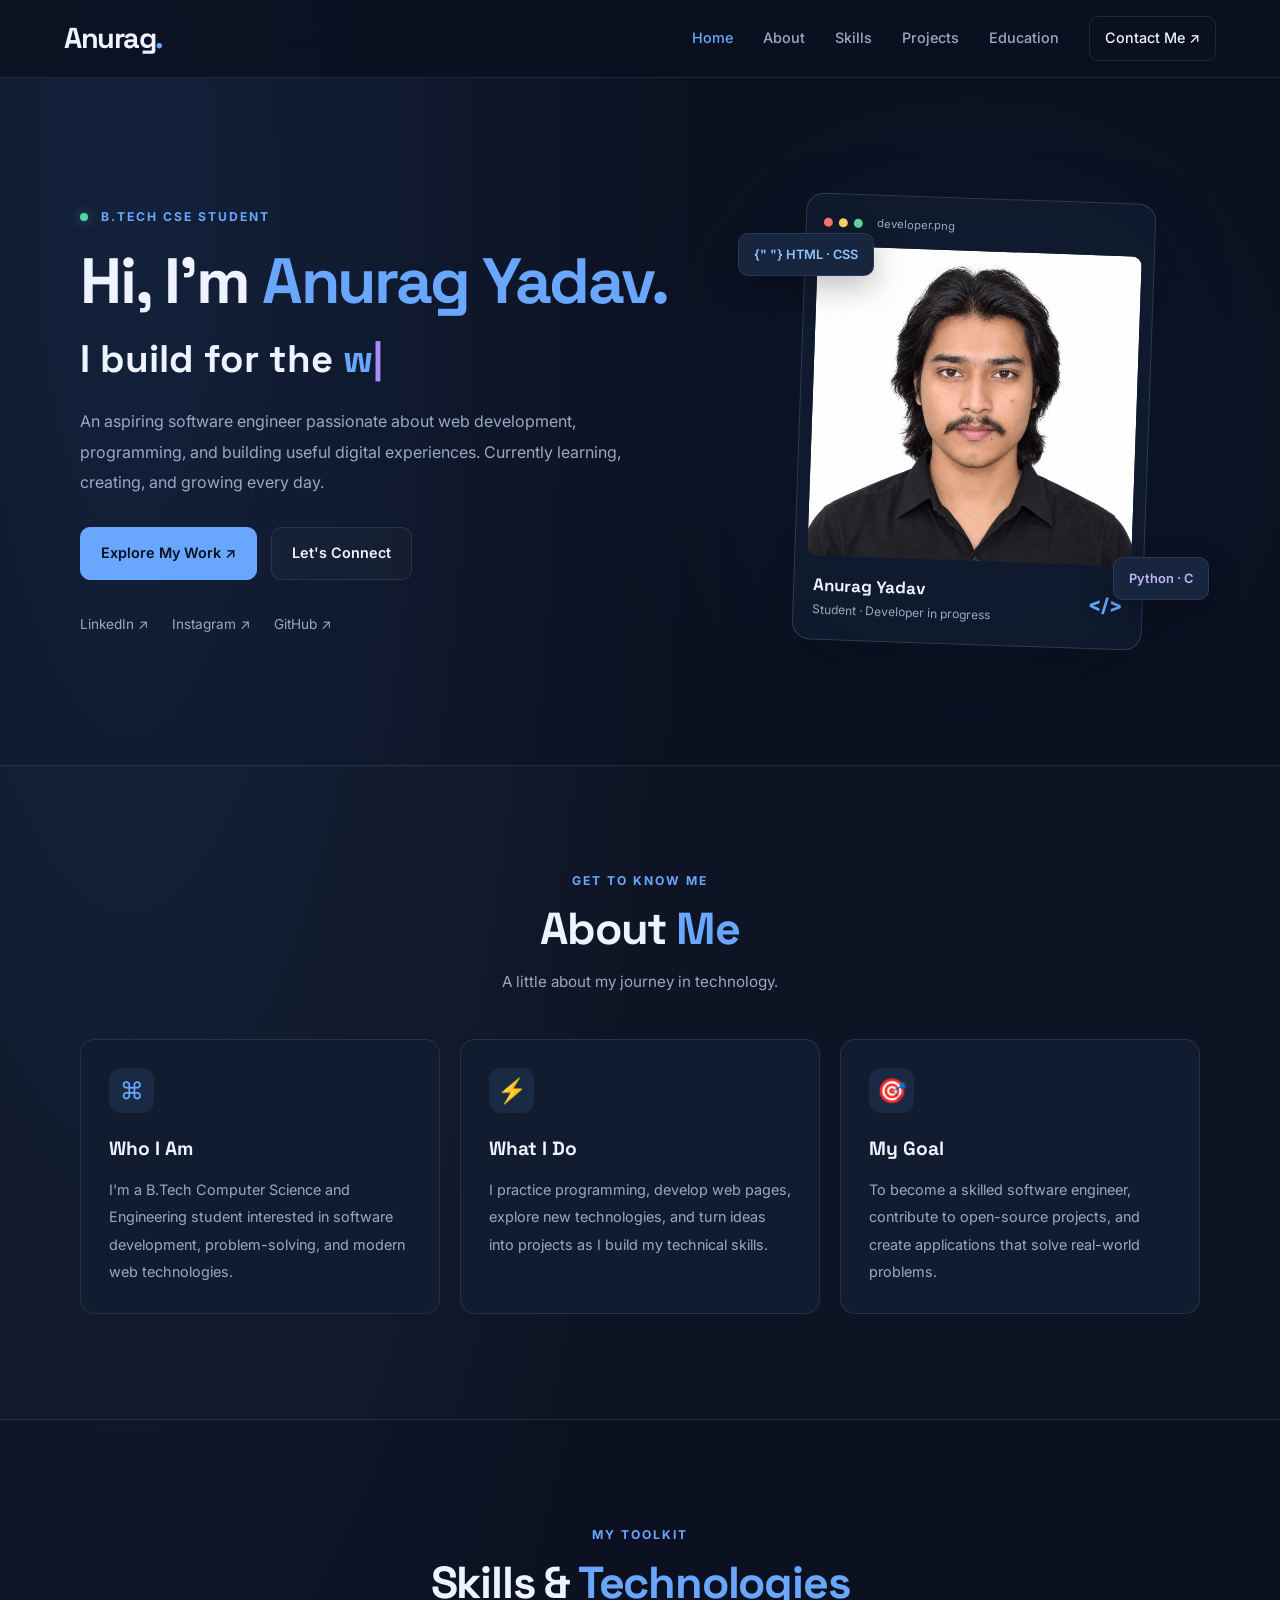
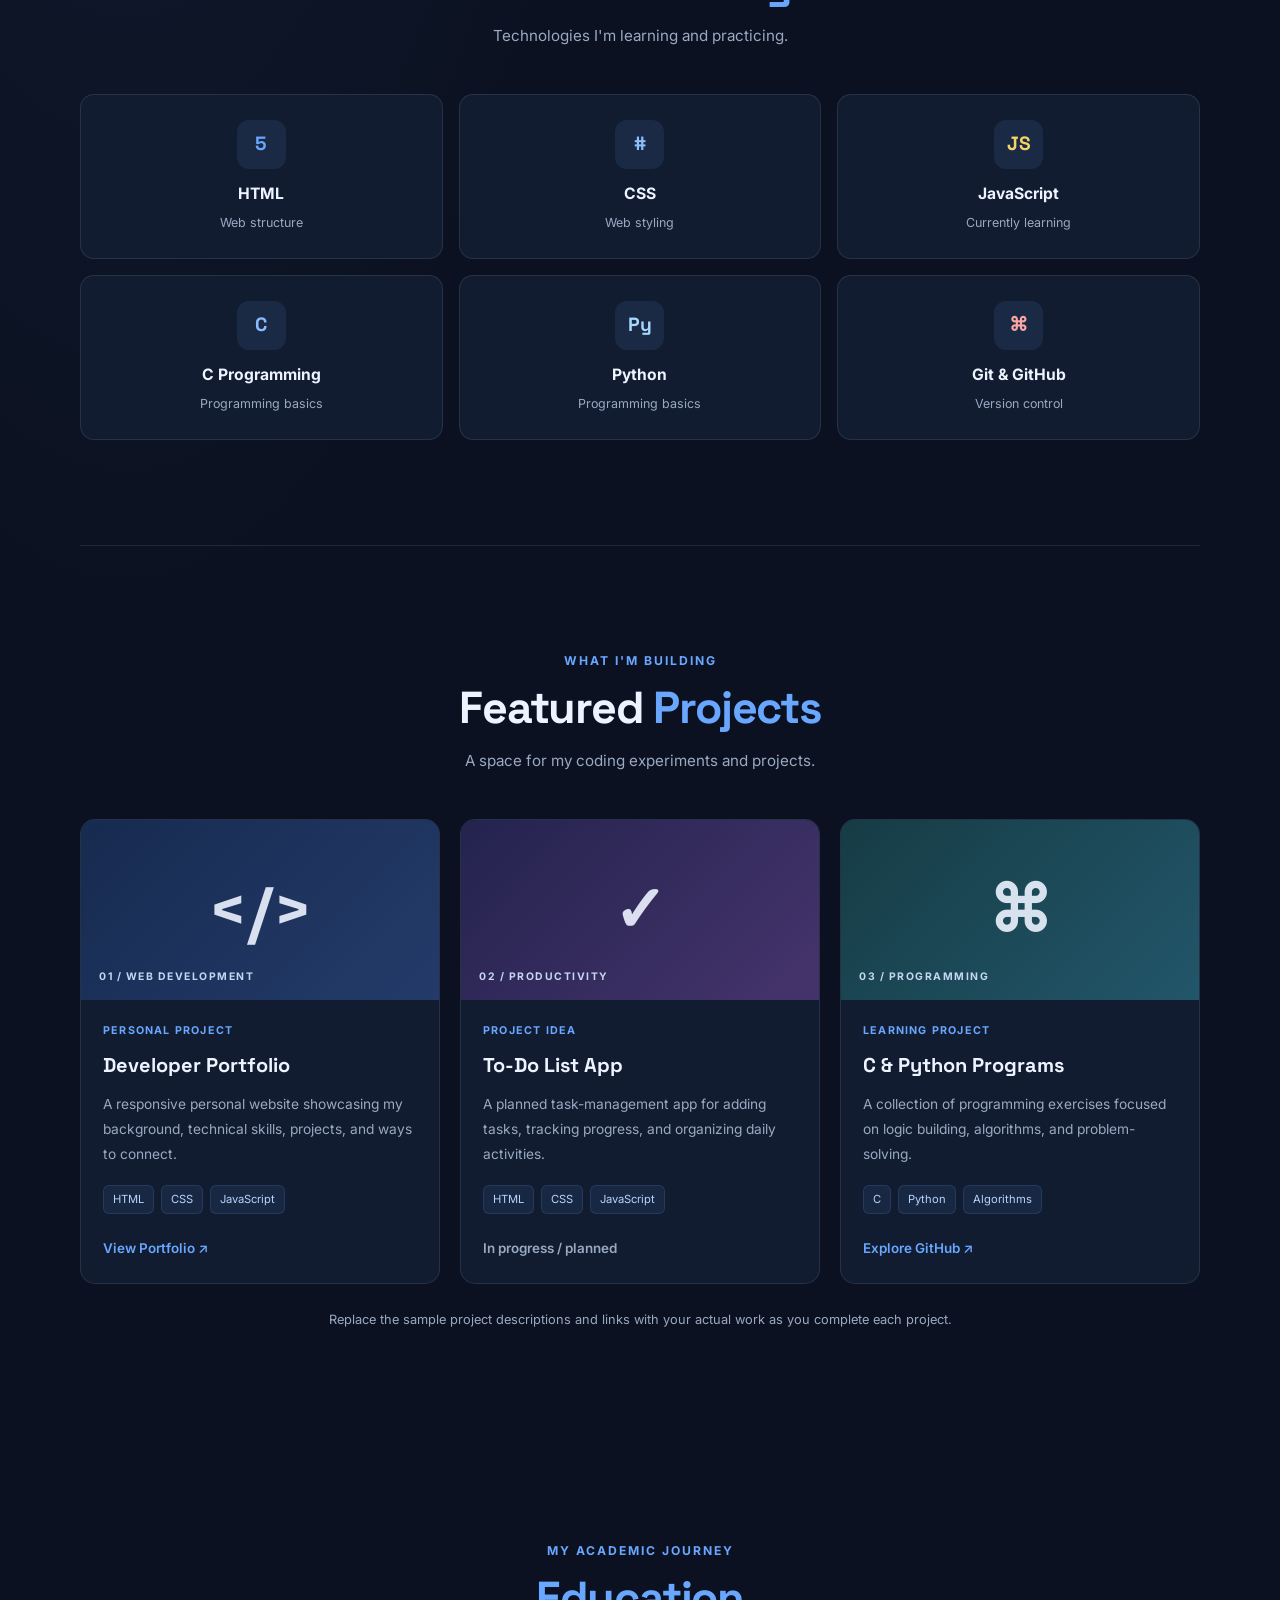
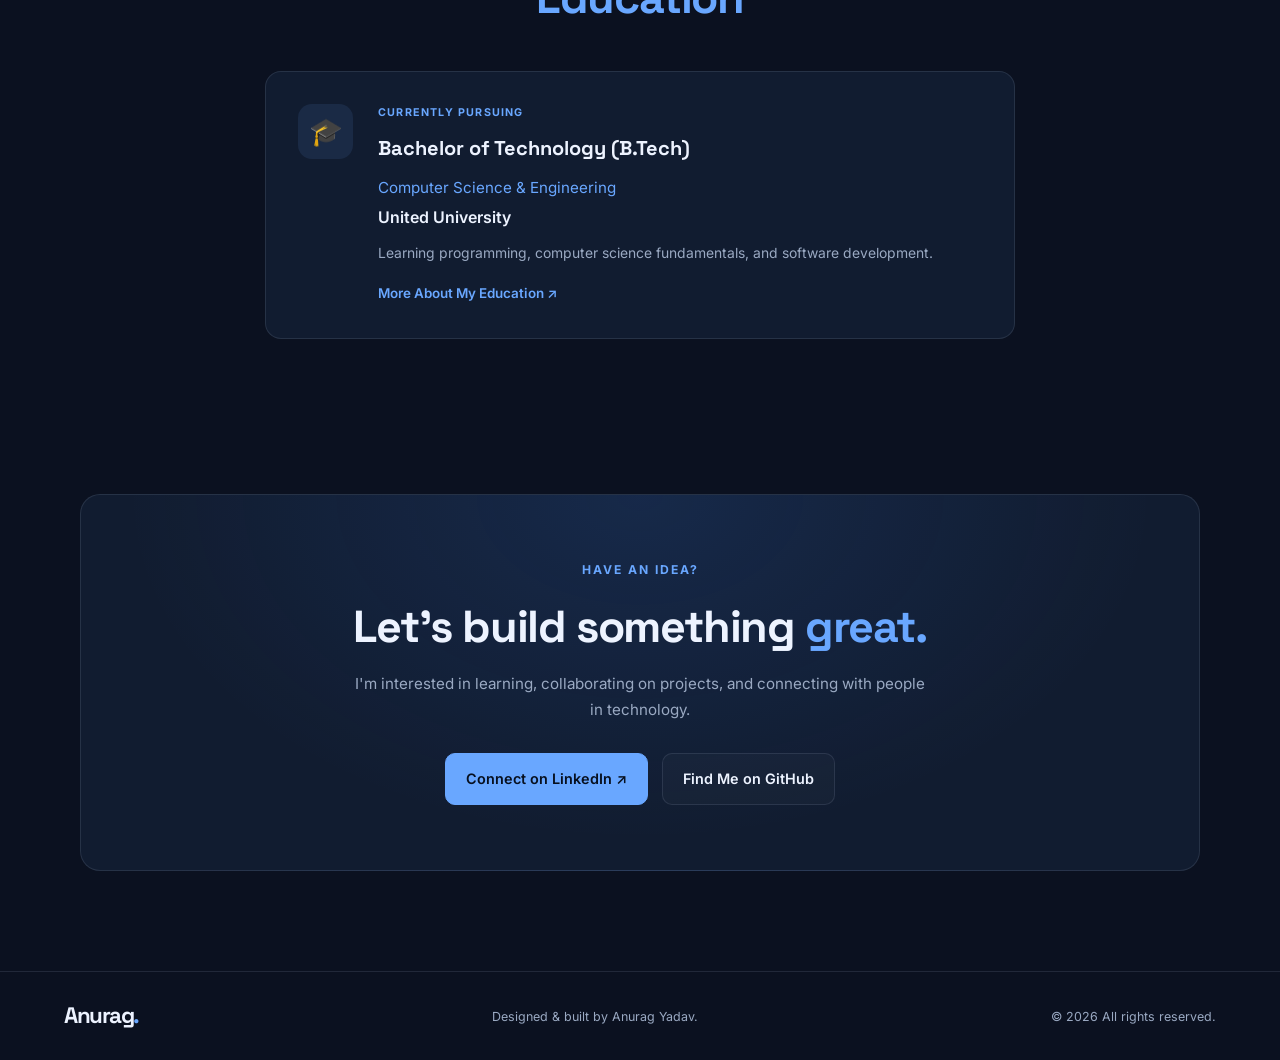
<file: index.html>
<!DOCTYPE html>
<html lang="en">
<head>
  <meta charset="UTF-8">
  <meta name="viewport" content="width=device-width, initial-scale=1.0">

  <meta name="description" content="Anurag Yadav's portfolio - B.Tech CSE student, aspiring software engineer and web developer.">
  <meta name="theme-color" content="#0b1120">

  <title>Anurag Yadav | Developer Portfolio</title>

  <link rel="preconnect" href="https://fonts.googleapis.com">
  <link rel="preconnect" href="https://fonts.gstatic.com" crossorigin>
  <link href="https://fonts.googleapis.com/css2?family=Inter:wght@400;500;600;700;800&family=Space+Grotesk:wght@400;500;600;700&display=swap" rel="stylesheet">

  <link rel="stylesheet" href="style.css">
  <script src="script.js" defer></script>
</head>

<body>
  <header class="navbar">
    <a class="logo" href="#home">Anurag<span>.</span></a>

    <button class="menu-toggle"
      id="menu-toggle"
      aria-label="Open navigation"
      aria-expanded="false"
      aria-controls="nav-links">
      <span></span>
      <span></span>
      <span></span>
    </button>

    <nav class="nav-links" id="nav-links">
      <a href="#home">Home</a>
      <a href="#about">About</a>
      <a href="#skills">Skills</a>
      <a href="#projects">Projects</a>
      <a href="#education">Education</a>
      <a href="#contact" class="nav-cta">Contact Me ↗</a>
    </nav>
  </header>

  <main>
    <!-- HERO SECTION -->
    <section class="hero section" id="home">
      <div class="hero-content reveal">
        <p class="eyebrow">
          <span class="status-dot"></span>
          B.TECH CSE STUDENT
        </p>

        <h1>Hi, I'm <span>Anurag Yadav.</span></h1>

        <h2>I build for the <span id="typing-text">web.</span><span class="cursor">|</span></h2>

        <p class="hero-description">
          An aspiring software engineer passionate about web development,
          programming, and building useful digital experiences.
          Currently learning, creating, and growing every day.
        </p>

        <div class="hero-buttons">
          <a href="#projects" class="btn btn-primary">Explore My Work ↗</a>
          <a href="#contact" class="btn btn-secondary">Let's Connect</a>
        </div>

        <div class="social-links">
          <a href="https://www.linkedin.com/in/anurag-yadav-7010a6264/"
             target="_blank" rel="noopener noreferrer">LinkedIn ↗</a>

          <a href="https://www.instagram.com/anuragydv.exee/"
             target="_blank" rel="noopener noreferrer">Instagram ↗</a>

          <a href="https://github.com/"
             target="_blank" rel="noopener noreferrer">GitHub ↗</a>
        </div>
      </div>

      <div class="hero-visual reveal">
        <div class="profile-glow"></div>

        <div class="profile-card">
          <div class="profile-top">
            <span class="window-dot red"></span>
            <span class="window-dot yellow"></span>
            <span class="window-dot green"></span>
            <span class="profile-label">developer.png</span>
          </div>

          <img src="anurag.png" alt="Portrait of Anurag Yadav"
               class="profile-image">

          <div class="profile-caption">
            <div>
              <h3>Anurag Yadav</h3>
              <p>Student · Developer in progress</p>
            </div>
            <span class="code-icon">&lt;/&gt;</span>
          </div>
        </div>

        <div class="floating-badge badge-one">{" "} HTML · CSS</div>
        <div class="floating-badge badge-two">Python · C</div>
      </div>
    </section>

    <!-- ABOUT SECTION -->
    <section class="section about-section" id="about">
      <div class="section-heading reveal">
        <p class="eyebrow">GET TO KNOW ME</p>
        <h2>About <span>Me</span></h2>
        <p>A little about my journey in technology.</p>
      </div>

      <div class="about-grid">
        <article class="about-card reveal">
          <span class="card-icon">⌘</span>
          <h3>Who I Am</h3>
          <p>
            I'm a B.Tech Computer Science and Engineering student
            interested in software development, problem-solving,
            and modern web technologies.
          </p>
        </article>

        <article class="about-card reveal">
          <span class="card-icon">⚡</span>
          <h3>What I Do</h3>
          <p>
            I practice programming, develop web pages, explore
            new technologies, and turn ideas into projects as
            I build my technical skills.
          </p>
        </article>

        <article class="about-card reveal">
          <span class="card-icon">🎯</span>
          <h3>My Goal</h3>
          <p>
            To become a skilled software engineer, contribute
            to open-source projects, and create applications
            that solve real-world problems.
          </p>
        </article>
      </div>
    </section>

    <!-- SKILLS SECTION -->
    <section class="section" id="skills">
      <div class="section-heading reveal">
        <p class="eyebrow">MY TOOLKIT</p>
        <h2>Skills & <span>Technologies</span></h2>
        <p>Technologies I'm learning and practicing.</p>
      </div>

      <div class="skills-grid">
        <div class="skill-card reveal">
          <span class="skill-symbol html-symbol">5</span>
          <h3>HTML</h3>
          <p>Web structure</p>
        </div>

        <div class="skill-card reveal">
          <span class="skill-symbol css-symbol">#</span>
          <h3>CSS</h3>
          <p>Web styling</p>
        </div>

        <div class="skill-card reveal">
          <span class="skill-symbol js-symbol">JS</span>
          <h3>JavaScript</h3>
          <p>Currently learning</p>
        </div>

        <div class="skill-card reveal">
          <span class="skill-symbol c-symbol">C</span>
          <h3>C Programming</h3>
          <p>Programming basics</p>
        </div>

        <div class="skill-card reveal">
          <span class="skill-symbol python-symbol">Py</span>
          <h3>Python</h3>
          <p>Programming basics</p>
        </div>

        <div class="skill-card reveal">
          <span class="skill-symbol git-symbol">⌘</span>
          <h3>Git & GitHub</h3>
          <p>Version control</p>
        </div>
      </div>
    </section>

    <!-- PROJECTS SECTION -->
    <section class="section projects-section" id="projects">
      <div class="section-heading reveal">
        <p class="eyebrow">WHAT I'M BUILDING</p>
        <h2>Featured <span>Projects</span></h2>
        <p>A space for my coding experiments and projects.</p>
      </div>

      <div class="projects-grid">
        <article class="project-card reveal">
          <div class="project-art art-one">
            <span class="art-symbol">&lt;/&gt;</span>
            <span class="art-caption">01 / WEB DEVELOPMENT</span>
          </div>

          <div class="project-info">
            <p class="project-type">PERSONAL PROJECT</p>
            <h3>Developer Portfolio</h3>
            <p>
              A responsive personal website showcasing my background,
              technical skills, projects, and ways to connect.
            </p>

            <div class="tag-list">
              <span>HTML</span>
              <span>CSS</span>
              <span>JavaScript</span>
            </div>

            <a href="#home" class="project-link">View Portfolio ↗</a>
          </div>
        </article>

        <article class="project-card reveal">
          <div class="project-art art-two">
            <span class="art-symbol">✓</span>
            <span class="art-caption">02 / PRODUCTIVITY</span>
          </div>

          <div class="project-info">
            <p class="project-type">PROJECT IDEA</p>
            <h3>To-Do List App</h3>
            <p>
              A planned task-management app for adding tasks,
              tracking progress, and organizing daily activities.
            </p>

            <div class="tag-list">
              <span>HTML</span>
              <span>CSS</span>
              <span>JavaScript</span>
            </div>

            <span class="project-link upcoming">In progress / planned</span>
          </div>
        </article>

        <article class="project-card reveal">
          <div class="project-art art-three">
            <span class="art-symbol">⌘</span>
            <span class="art-caption">03 / PROGRAMMING</span>
          </div>

          <div class="project-info">
            <p class="project-type">LEARNING PROJECT</p>
            <h3>C & Python Programs</h3>
            <p>
              A collection of programming exercises focused on
              logic building, algorithms, and problem-solving.
            </p>

            <div class="tag-list">
              <span>C</span>
              <span>Python</span>
              <span>Algorithms</span>
            </div>

            <a href="https://github.com/" target="_blank"
               rel="noopener noreferrer" class="project-link">
              Explore GitHub ↗
            </a>
          </div>
        </article>
      </div>
      <p class="projects-note">
        Replace the sample project descriptions and links with your
        actual work as you complete each project.
      </p>
    </section>

    <!-- EDUCATION SECTION -->
    <section class="section" id="education">
      <div class="section-heading reveal">
        <p class="eyebrow">MY ACADEMIC JOURNEY</p>
        <h2><span>Education</span></h2>
      </div>

      <div class="education-card reveal">
        <div class="education-icon">🎓</div>
        <div>
          <p class="project-type">CURRENTLY PURSUING</p>
          <h3>Bachelor of Technology (B.Tech)</h3>
          <p class="education-stream">
            Computer Science & Engineering
          </p>
          <p class="education-school">United University</p>
          <p class="education-note">
            Learning programming, computer science fundamentals,
            and software development.
          </p>
          <a href="education.html" class="project-link">
            More About My Education ↗
          </a>
        </div>
      </div>
    </section>

    <!-- CONTACT SECTION -->
    <section class="section contact-section" id="contact">
      <div class="contact-card reveal">
        <p class="eyebrow">HAVE AN IDEA?</p>
        <h2>Let's build something <span>great.</span></h2>
        <p>
          I'm interested in learning, collaborating on projects,
          and connecting with people in technology.
        </p>

        <div class="contact-buttons">
          <a class="btn btn-primary"
             href="https://www.linkedin.com/in/anurag-yadav-7010a6264/"
             target="_blank" rel="noopener noreferrer">
            Connect on LinkedIn ↗
          </a>

          <a class="btn btn-secondary"
             href="https://github.com/" target="_blank"
             rel="noopener noreferrer">
            Find Me on GitHub
          </a>
        </div>
      </div>
    </section>
  </main>

  <footer class="footer">
    <a class="logo" href="#home">Anurag<span>.</span></a>
    <p>Designed & built by Anurag Yadav.</p>
    <p>© <span id="year"></span> All rights reserved.</p>
  </footer>

  <button id="back-to-top" class="back-to-top"
          aria-label="Back to top">↑</button>
</body>
</html>
</file>
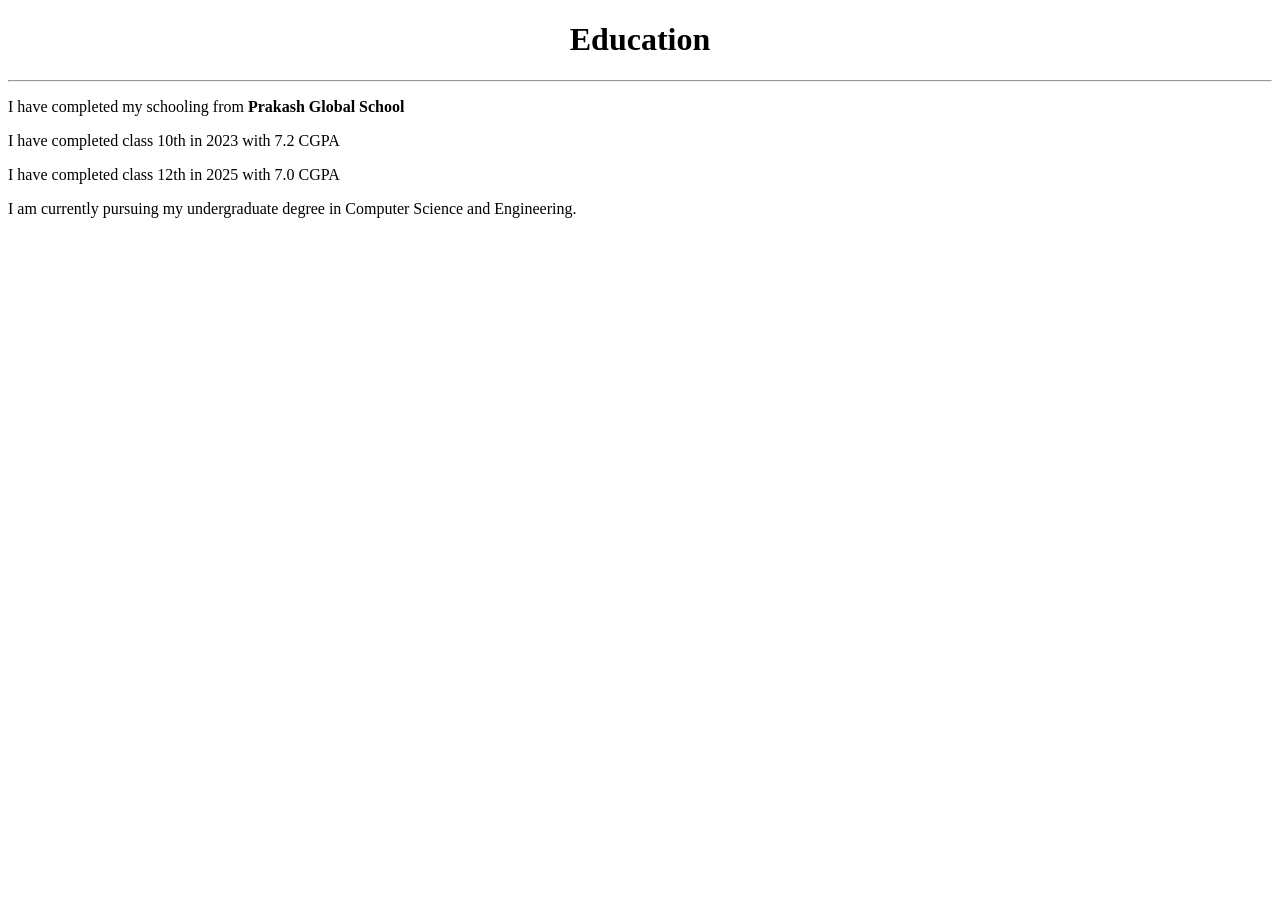
<file: education.html>
<!DOCTYPE html>
<html lang="en">
<head>
    <meta charset="UTF-8">
    <meta name="viewport" content="width=device-width, initial-scale=1.0">
    <title>Education</title>
</head>
<body>
    <h1 align="center">Education</h1>
    <hr>
    <p>I have completed my schooling from <b> Prakash Global School</b></p>
    <p> I have completed class 10th in 2023 with 7.2 CGPA </p>
    <P>I have completed class 12th in 2025 with 7.0 CGPA </P>
    <p> I am currently pursuing my undergraduate degree in Computer Science and Engineering. </p>
</body>
</html>
</file>
<file: style.css>
/* =========================
   GLOBAL STYLES
========================= */

:root {
  --bg: #0b1120;
  --bg-light: #101a2d;
  --card: #111c30;
  --text: #edf3ff;
  --muted: #9aa9c2;
  --primary: #69a7ff;
  --accent: #a78bfa;
  --border: rgba(148, 163, 184, 0.16);
  --font: "Inter", sans-serif;
  --heading-font: "Space Grotesk", sans-serif;
}

* {
  margin: 0;
  padding: 0;
  box-sizing: border-box;
}

html {
  scroll-behavior: smooth;
  scroll-padding-top: 90px;
}

body {
  font-family: var(--font);
  background:
    radial-gradient(ellipse at 10% 5%, #14213b 0, transparent 35%),
    var(--bg);
  color: var(--text);
  line-height: 1.7;
  overflow-x: hidden;
}

a {
  color: inherit;
  text-decoration: none;
}

button,
a {
  -webkit-tap-highlight-color: transparent;
}

button {
  font: inherit;
}

img {
  max-width: 100%;
  display: block;
}

::selection {
  background: var(--primary);
  color: #07101f;
}

.section {
  width: min(1120px, 90%);
  margin: auto;
  padding: 105px 0;
}

/* =========================
   NAVIGATION
========================= */

.navbar {
  position: sticky;
  top: 0;
  z-index: 1000;
  width: 100%;
  min-height: 76px;
  padding: 14px 5%;
  display: flex;
  align-items: center;
  justify-content: space-between;
  background: rgba(11, 17, 32, 0.86);
  border-bottom: 1px solid var(--border);
  backdrop-filter: blur(18px);
}

.logo {
  font-family: var(--heading-font);
  font-size: 1.8rem;
  font-weight: 700;
  letter-spacing: -1.5px;
}

.logo span {
  color: var(--primary);
}

.nav-links {
  display: flex;
  align-items: center;
  gap: 30px;
}

.nav-links a {
  color: var(--muted);
  font-size: 0.9rem;
  font-weight: 500;
  transition: color 0.25s ease;
}

.nav-links a:hover,
.nav-links a.active {
  color: var(--primary);
}

.nav-links .nav-cta {
  color: var(--text);
  border: 1px solid var(--border);
  border-radius: 9px;
  padding: 9px 15px;
}

.nav-links .nav-cta:hover {
  background: var(--primary);
  color: #07101f;
}

.menu-toggle {
  display: none;
  background: transparent;
  border: 0;
  cursor: pointer;
}

/* =========================
   HERO SECTION
========================= */

.hero {
  min-height: 610px;
  display: grid;
  grid-template-columns: 1.15fr 0.85fr;
  align-items: center;
  gap: 55px;
  padding-top: 95px;
  padding-bottom: 95px;
}

.eyebrow {
  color: var(--primary);
  font-size: 0.76rem;
  font-weight: 700;
  letter-spacing: 2px;
  margin-bottom: 18px;
}

.status-dot {
  display: inline-block;
  height: 8px;
  width: 8px;
  border-radius: 50%;
  background: #56d6a2;
  box-shadow: 0 0 12px rgba(86, 214, 162, 0.5);
  margin-right: 8px;
}

.hero h1 {
  font-family: var(--heading-font);
  font-size: clamp(2.5rem, 5vw, 4.2rem);
  line-height: 1.12;
  letter-spacing: -2px;
  margin-bottom: 17px;
}

.hero h1 span,
.hero h2 span,
.section-heading h2 span,
.contact-card h2 span {
  color: var(--primary);
}

.hero h2 {
  font-family: var(--heading-font);
  font-size: clamp(1.6rem, 3vw, 2.5rem);
  line-height: 1.3;
  margin-bottom: 22px;
}

.cursor {
  color: var(--accent) !important;
  animation: blink 0.8s infinite;
}

@keyframes blink {
  50% { opacity: 0; }
}

.hero-description {
  color: var(--muted);
  max-width: 560px;
  font-size: 1rem;
  line-height: 1.9;
}

.hero-buttons,
.contact-buttons {
  display: flex;
  flex-wrap: wrap;
  gap: 14px;
  margin-top: 30px;
}

.btn {
  display: inline-flex;
  justify-content: center;
  align-items: center;
  padding: 13px 20px;
  border-radius: 10px;
  font-size: 0.9rem;
  font-weight: 600;
  transition: transform 0.25s, background 0.25s;
}

.btn:hover {
  transform: translateY(-3px);
}

.btn-primary {
  color: #07101f;
  background: var(--primary);
  border: 1px solid var(--primary);
}

.btn-primary:hover {
  background: #8bbaff;
}

.btn-secondary {
  color: var(--text);
  background: rgba(255, 255, 255, 0.025);
  border: 1px solid var(--border);
}

.btn-secondary:hover {
  background: var(--bg-light);
  border-color: var(--primary);
}

.social-links {
  display: flex;
  flex-wrap: wrap;
  gap: 23px;
  margin-top: 33px;
}

.social-links a {
  font-size: 0.85rem;
  color: var(--muted);
  transition: color 0.2s;
}

.social-links a:hover {
  color: var(--primary);
}

/* Profile card */

.hero-visual {
  position: relative;
  display: flex;
  justify-content: center;
  align-items: center;
  min-width: 0;
  padding: 25px;
}

.profile-glow {
  position: absolute;
  width: 290px;
  height: 290px;
  background: #3b82f6;
  filter: blur(130px);
  opacity: 0.2;
  border-radius: 50%;
}

.profile-card {
  position: relative;
  z-index: 1;
  width: 100%;
  max-width: 350px;
  padding: 12px;
  border: 1px solid rgba(148, 163, 184, 0.23);
  border-radius: 18px;
  background: rgba(17, 28, 48, 0.8);
  box-shadow: 0 25px 70px rgba(0, 0, 0, 0.25);
  transform: rotate(2deg);
  transition: transform 0.4s;
}

.profile-card:hover {
  transform: rotate(0deg) translateY(-5px);
}

.profile-top {
  display: flex;
  align-items: center;
  gap: 6px;
  padding: 7px 5px 14px;
}

.window-dot {
  height: 9px;
  width: 9px;
  border-radius: 50%;
}

.red { background: #ff7272; }
.yellow { background: #ffd166; }
.green { background: #5ed6a0; }

.profile-label {
  color: var(--muted);
  font-size: 0.7rem;
  margin-left: 8px;
}

.profile-image {
  width: 100%;
  height: 310px;
  object-fit: cover;
  object-position: center;
  border-radius: 10px;
  background: var(--bg-light);
}

.profile-caption {
  padding: 15px 7px 7px;
  display: flex;
  justify-content: space-between;
  align-items: center;
  gap: 10px;
}

.profile-caption h3 {
  font-family: var(--heading-font);
  font-size: 1.05rem;
}

.profile-caption p {
  font-size: 0.75rem;
  color: var(--muted);
}

.code-icon {
  color: var(--primary);
  font-weight: 800;
  font-size: 1.2rem;
}

.floating-badge {
  position: absolute;
  z-index: 2;
  padding: 10px 15px;
  font-size: 0.8rem;
  font-weight: 600;
  background: #17253e;
  border: 1px solid var(--border);
  border-radius: 10px;
  box-shadow: 0 10px 30px rgba(0, 0, 0, 0.25);
}

.badge-one {
  top: 12%;
  left: -2%;
  color: #90c4ff;
  animation: float 4s ease-in-out infinite;
}

.badge-two {
  right: -2%;
  bottom: 14%;
  color: #c4b5fd;
  animation: float 4s ease-in-out infinite 1s;
}

@keyframes float {
  0%, 100% { transform: translateY(0); }
  50% { transform: translateY(-10px); }
}

/* =========================
   SECTION HEADINGS
========================= */

.section-heading {
  text-align: center;
  margin-bottom: 45px;
}

.section-heading .eyebrow {
  margin-bottom: 9px;
}

.section-heading h2,
.contact-card h2 {
  font-family: var(--heading-font);
  font-size: clamp(2rem, 4vw, 2.8rem);
  letter-spacing: -1.2px;
  line-height: 1.25;
}

.section-heading > p:last-child {
  margin-top: 12px;
  color: var(--muted);
  font-size: 0.95rem;
}

/* =========================
   ABOUT SECTION
========================= */

.about-section {
  border-top: 1px solid var(--border);
  border-bottom: 1px solid var(--border);
  width: 100%;
  padding-left: 5%;
  padding-right: 5%;
  max-width: none;
  background: rgba(255, 255, 255, 0.012);
}

.about-section .section-heading {
  max-width: 1120px;
  margin-left: auto;
  margin-right: auto;
}

.about-grid {
  width: min(1120px, 100%);
  margin: auto;
  display: grid;
  grid-template-columns: repeat(3, minmax(0, 1fr));
  gap: 20px;
}

.about-card {
  padding: 28px;
  background: var(--card);
  border: 1px solid var(--border);
  border-radius: 15px;
  transition: transform 0.3s, border-color 0.3s;
}

.about-card:hover,
.skill-card:hover,
.project-card:hover {
  transform: translateY(-6px);
  border-color: rgba(105, 167, 255, 0.55);
}

.card-icon {
  display: inline-flex;
  width: 45px;
  height: 45px;
  justify-content: center;
  align-items: center;
  border-radius: 12px;
  color: var(--primary);
  background: rgba(105, 167, 255, 0.1);
  font-size: 1.5rem;
}

.about-card h3 {
  font-family: var(--heading-font);
  margin: 20px 0 10px;
  font-size: 1.2rem;
}

.about-card p {
  color: var(--muted);
  font-size: 0.9rem;
  line-height: 1.9;
}

/* =========================
   SKILLS SECTION
========================= */

.skills-grid {
  display: grid;
  grid-template-columns: repeat(3, minmax(0, 1fr));
  gap: 16px;
}

.skill-card {
  text-align: center;
  padding: 25px 12px;
  background: var(--card);
  border: 1px solid var(--border);
  border-radius: 14px;
  transition: transform 0.3s, border-color 0.3s;
}

.skill-symbol {
  display: inline-flex;
  justify-content: center;
  align-items: center;
  width: 49px;
  height: 49px;
  border-radius: 12px;
  margin-bottom: 12px;
  font-family: var(--heading-font);
  font-weight: 800;
  font-size: 1.2rem;
  background: rgba(105, 167, 255, 0.1);
  color: var(--primary);
}

.css-symbol { color: #8dbdff; }
.js-symbol { color: #f6d365; }
.c-symbol { color: #8bbaff; }
.python-symbol { color: #a7d6ff; }
.git-symbol { color: #fca5a5; }

.skill-card h3 {
  font-size: 0.98rem;
  margin-bottom: 4px;
}

.skill-card p {
  font-size: 0.78rem;
  color: var(--muted);
}

/* =========================
   PROJECTS SECTION
========================= */

.projects-section {
  border-top: 1px solid var(--border);
}

.projects-grid {
  display: grid;
  grid-template-columns: repeat(3, minmax(0, 1fr));
  gap: 20px;
}

.project-card {
  overflow: hidden;
  background: var(--card);
  border: 1px solid var(--border);
  border-radius: 15px;
  transition: transform 0.3s, border-color 0.3s;
}

.project-art {
  min-height: 180px;
  display: flex;
  flex-direction: column;
  align-items: center;
  justify-content: center;
  position: relative;
  overflow: hidden;
}

.art-one {
  background: linear-gradient(135deg, #172b50, #243b6a);
}

.art-two {
  background: linear-gradient(135deg, #24234e, #45346c);
}

.art-three {
  background: linear-gradient(135deg, #163c45, #22566a);
}

.art-symbol {
  font-family: var(--heading-font);
  font-size: 4rem;
  font-weight: 700;
  color: rgba(237, 243, 255, 0.9);
}

.art-caption {
  position: absolute;
  bottom: 15px;
  left: 18px;
  font-size: 0.65rem;
  font-weight: 700;
  letter-spacing: 1.5px;
  color: #c5d7f5;
}

.project-info {
  padding: 22px;
}

.project-type {
  color: var(--primary);
  font-size: 0.67rem;
  font-weight: 700;
  letter-spacing: 1.2px;
  margin-bottom: 8px;
}

.project-info h3,
.education-card h3 {
  font-family: var(--heading-font);
  font-size: 1.25rem;
  margin-bottom: 10px;
}

.project-info > p:not(.project-type) {
  color: var(--muted);
  font-size: 0.86rem;
  line-height: 1.8;
}

.tag-list {
  display: flex;
  flex-wrap: wrap;
  gap: 7px;
  margin: 18px 0;
}

.tag-list span {
  padding: 4px 9px;
  color: #b7d3ff;
  background: rgba(105, 167, 255, 0.09);
  border: 1px solid rgba(105, 167, 255, 0.14);
  border-radius: 6px;
  font-size: 0.7rem;
}

.project-link {
  display: inline-block;
  margin-top: 5px;
  color: var(--primary);
  font-size: 0.84rem;
  font-weight: 600;
}

.project-link:hover {
  color: #b7d5ff;
}

.upcoming {
  color: var(--muted);
  cursor: default;
}

.projects-note {
  color: var(--muted);
  text-align: center;
  font-size: 0.8rem;
  margin-top: 25px;
}

/* =========================
   EDUCATION SECTION
========================= */

.education-card {
  max-width: 750px;
  margin: auto;
  display: flex;
  align-items: flex-start;
  gap: 25px;
  padding: 32px;
  background: var(--card);
  border: 1px solid var(--border);
  border-radius: 16px;
}

.education-icon {
  display: grid;
  place-items: center;
  flex-shrink: 0;
  width: 55px;
  height: 55px;
  border-radius: 14px;
  background: rgba(105, 167, 255, 0.1);
  font-size: 1.7rem;
}

.education-stream {
  color: var(--primary);
  font-size: 0.95rem;
  margin-bottom: 4px;
}

.education-school {
  font-weight: 600;
  margin-bottom: 10px;
}

.education-note {
  color: var(--muted);
  font-size: 0.87rem;
  margin-bottom: 12px;
}

/* =========================
   CONTACT SECTION
========================= */

.contact-section {
  padding-top: 50px;
  padding-bottom: 100px;
}

.contact-card {
  text-align: center;
  padding: 65px 25px;
  border: 1px solid var(--border);
  border-radius: 20px;
  background:
    radial-gradient(ellipse at top, rgba(59, 130, 246, 0.13), transparent 65%),
    var(--card);
}

.contact-card h2 {
  max-width: 650px;
  margin: auto;
}

.contact-card > p:not(.eyebrow) {
  max-width: 570px;
  margin: 16px auto 0;
  color: var(--muted);
  font-size: 0.95rem;
}

.contact-buttons {
  justify-content: center;
}

/* =========================
   FOOTER
========================= */

.footer {
  border-top: 1px solid var(--border);
  padding: 25px 5%;
  display: flex;
  align-items: center;
  justify-content: space-between;
  gap: 15px;
  flex-wrap: wrap;
}

.footer .logo {
  font-size: 1.4rem;
}

.footer p {
  color: var(--muted);
  font-size: 0.78rem;
}

/* =========================
   SCROLL ANIMATIONS
========================= */

.reveal {
  opacity: 0;
  transform: translateY(22px);
  transition: opacity 0.7s ease, transform 0.7s ease;
}

.reveal.visible {
  opacity: 1;
  transform: translateY(0);
}

.back-to-top {
  position: fixed;
  right: 22px;
  bottom: 22px;
  z-index: 900;
  width: 43px;
  height: 43px;
  border: 1px solid var(--border);
  border-radius: 12px;
  color: var(--text);
  background: var(--card);
  font-size: 1.3rem;
  cursor: pointer;
  opacity: 0;
  visibility: hidden;
  transform: translateY(10px);
  transition: all 0.25s;
}

.back-to-top.show {
  opacity: 1;
  visibility: visible;
  transform: translateY(0);
}

.back-to-top:hover {
  background: var(--primary);
  color: #07101f;
}

/* =========================
   RESPONSIVE DESIGN
========================= */

@media (max-width: 900px) {
  .nav-links {
    gap: 17px;
  }

  .nav-links a {
    font-size: 0.8rem;
  }

  .hero {
    gap: 25px;
  }

  .about-grid,
  .projects-grid {
    grid-template-columns: repeat(2, minmax(0, 1fr));
  }

  .hero-visual {
    padding: 12px;
  }

  .badge-one {
    left: -4%;
  }

  .badge-two {
    right: -4%;
  }
}

@media (max-width: 680px) {
  .section {
    padding: 75px 0;
    width: 88%;
  }

  .navbar {
    min-height: 70px;
  }

  .menu-toggle {
    display: flex;
    flex-direction: column;
    gap: 5px;
    padding: 8px;
  }

  .menu-toggle span {
    width: 24px;
    height: 2px;
    background: var(--text);
    border-radius: 3px;
    transition: transform 0.25s, opacity 0.25s;
  }

  .menu-toggle[aria-expanded="true"] span:first-child {
    transform: translateY(7px) rotate(45deg);
  }

  .menu-toggle[aria-expanded="true"] span:nth-child(2) {
    opacity: 0;
  }

  .menu-toggle[aria-expanded="true"] span:last-child {
    transform: translateY(-7px) rotate(-45deg);
  }

  .nav-links {
    display: none;
    position: absolute;
    top: calc(100% + 1px);
    left: 0;
    right: 0;
    padding: 22px 6%;
    flex-direction: column;
    align-items: stretch;
    gap: 5px;
    background: #0b1120;
    border-bottom: 1px solid var(--border);
  }

  .nav-links.open {
    display: flex;
  }

  .nav-links a {
    padding: 10px;
    font-size: 0.95rem;
  }

  .nav-links .nav-cta {
    text-align: center;
    margin-top: 5px;
  }

  .hero {
    grid-template-columns: 1fr;
    gap: 45px;
    padding-top: 70px;
  }

  .hero h1 {
    font-size: clamp(2.45rem, 10vw, 3.6rem);
    letter-spacing: -1.5px;
  }

  .hero-visual {
    width: 100%;
    max-width: 420px;
    margin: auto;
  }

  .profile-image {
    height: 300px;
  }

  .badge-one {
    left: -2%;
  }

  .badge-two {
    right: -2%;
  }

  .about-grid,
  .projects-grid {
    grid-template-columns: 1fr;
  }

  .skills-grid {
    grid-template-columns: repeat(2, minmax(0, 1fr));
  }

  .education-card {
    padding: 23px;
    gap: 16px;
  }

  .contact-card {
    padding: 45px 18px;
  }

  .footer {
    flex-direction: column;
    text-align: center;
    padding: 28px 5%;
  }
}

@media (max-width: 380px) {
  .hero-buttons .btn,
  .contact-buttons .btn {
    width: 100%;
  }

  .education-card {
    flex-direction: column;
  }

  .floating-badge {
    font-size: 0.7rem;
    padding: 8px 10px;
  }
}

/* Respect reduced-motion preferences */

@media (prefers-reduced-motion: reduce) {
  *,
  *::before,
  *::after {
    scroll-behavior: auto !important;
    animation-duration: 0.01ms !important;
    animation-iteration-count: 1 !important;
    transition-duration: 0.01ms !important;
  }

  .reveal {
    opacity: 1;
    transform: none;
  }
}
</file>
